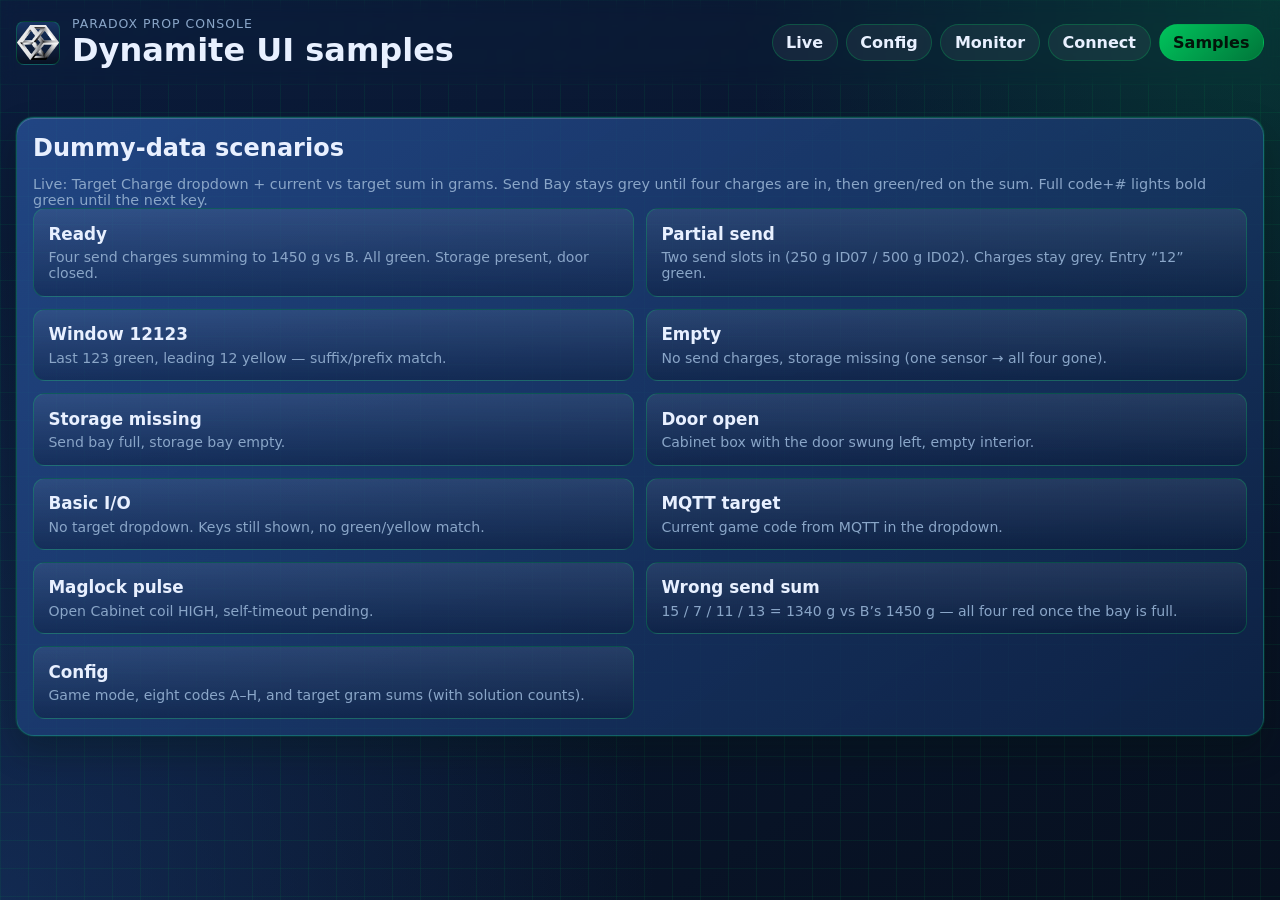
<file: main/webui/samples.html>
<!doctype html>
<html lang="en">
<head>
    <meta charset="utf-8">
    <meta name="viewport" content="width=device-width, initial-scale=1">
    <title>PX-Dynamite-V1 UI samples</title>
    <link rel="stylesheet" href="styles.css?v=dyn13">
</head>
<body>
    <div class="bg-grid" aria-hidden="true"></div>
    <header class="topbar wrap">
        <div class="brand">
            <img src="assets/logo.png" alt="Logo" class="brand-logo" loading="lazy" decoding="async" onerror="this.style.display='none'">
            <div>
                <p class="kicker">Paradox Prop Console</p>
                <h1>Dynamite UI samples</h1>
            </div>
        </div>
        <nav class="tabs">
            <a class="tab" href="index.html">Live</a>
            <a class="tab" href="config.html">Config</a>
            <a class="tab" href="monitor.html">Monitor</a>
            <a class="tab" href="connection.html">Connect</a>
            <a class="tab active" href="samples.html">Samples</a>
        </nav>
    </header>

    <main class="wrap layout single">
        <section class="panel wide">
            <div class="panel-head">
                <h2>Dummy-data scenarios</h2>
            </div>
            <p class="hint">Live: Target Charge dropdown + current vs target sum in grams. Send Bay stays grey until four charges are in, then green/red on the sum. Full code+# lights bold green until the next key.</p>
            <div class="scenario-grid">
                <a class="scenario-card" href="index.html?scenario=ready">
                    <h3>Ready</h3>
                    <p>Four send charges summing to 1450 g vs B. All green. Storage present, door closed.</p>
                </a>
                <a class="scenario-card" href="index.html?scenario=partial">
                    <h3>Partial send</h3>
                    <p>Two send slots in (250 g ID07 / 500 g ID02). Charges stay grey. Entry “12” green.</p>
                </a>
                <a class="scenario-card" href="index.html?scenario=mismatch">
                    <h3>Window 12123</h3>
                    <p>Last 123 green, leading 12 yellow — suffix/prefix match.</p>
                </a>
                <a class="scenario-card" href="index.html?scenario=empty">
                    <h3>Empty</h3>
                    <p>No send charges, storage missing (one sensor → all four gone).</p>
                </a>
                <a class="scenario-card" href="index.html?scenario=no-pressure">
                    <h3>Storage missing</h3>
                    <p>Send bay full, storage bay empty.</p>
                </a>
                <a class="scenario-card" href="index.html?scenario=door-open">
                    <h3>Door open</h3>
                    <p>Cabinet box with the door swung left, empty interior.</p>
                </a>
                <a class="scenario-card" href="index.html?scenario=io">
                    <h3>Basic I/O</h3>
                    <p>No target dropdown. Keys still shown, no green/yellow match.</p>
                </a>
                <a class="scenario-card" href="index.html?scenario=mqtt">
                    <h3>MQTT target</h3>
                    <p>Current game code from MQTT in the dropdown.</p>
                </a>
                <a class="scenario-card" href="index.html?scenario=pulse">
                    <h3>Maglock pulse</h3>
                    <p>Open Cabinet coil HIGH, self-timeout pending.</p>
                </a>
                <a class="scenario-card" href="index.html?scenario=send">
                    <h3>Wrong send sum</h3>
                    <p>15 / 7 / 11 / 13 = 1340 g vs B’s 1450 g — all four red once the bay is full.</p>
                </a>
                <a class="scenario-card" href="config.html">
                    <h3>Config</h3>
                    <p>Game mode, eight codes A–H, and target gram sums (with solution counts).</p>
                </a>
            </div>
        </section>
    </main>
</body>
</html>
</file>
<file: main/webui/styles.css>
@font-face {
    font-family: "DSEG7 Classic";
    src: url("assets/fonts/DSEG7Classic-Regular.woff2") format("woff2");
    font-weight: 400;
    font-style: normal;
    font-display: swap;
}

:root {
    /* Signal Glass: navy stage, lighter navy panes, green accent (logo family). */
    --blue: #1a3a6e;
    --blue-mid: #2a56a0;
    --blue-deep: #07101f;
    --green: #00a651;
    --green-bright: #00c45c;
    --green-deep: #00763a;
    --ink: #e8f0ff;
    --muted: #8aa6c8;
    --paper: #07101f;
    --surface: #0b1c3c;
    --panel: linear-gradient(145deg, rgba(42, 86, 160, 0.72) 0%, rgba(14, 36, 72, 0.88) 100%);
    --metric: linear-gradient(180deg, rgba(255, 255, 255, 0.08), rgba(8, 20, 44, 0.35));
    --line: rgba(0, 196, 92, 0.28);
    --grid: rgba(0, 166, 81, 0.10);
    --accent: var(--green-bright);
    --accent-soft: #2fd67a;
    --ok: var(--green-bright);
    --ok-ink: #03140a;
    --warn: #f0a92a;
    --bad: #ef4444;
    --danger: var(--bad);
    --shadow: 0 16px 32px rgba(0, 20, 10, 0.28);
    --cta: linear-gradient(135deg, var(--green-bright), var(--green-deep));
    --tab-bg: rgba(255, 255, 255, 0.05);
}

* {
    box-sizing: border-box;
}

html {
    color-scheme: dark;
}

body {
    margin: 0;
    color: var(--ink);
    font-family: "Segoe UI", "Avenir Next", system-ui, sans-serif;
    background:
        radial-gradient(circle at 100% 0%, rgba(0, 166, 81, 0.22), transparent 34%),
        radial-gradient(circle at 0% 100%, rgba(26, 58, 110, 0.55), transparent 42%),
        linear-gradient(145deg, #0b1c3c 0%, #07101f 100%);
    min-height: 100vh;
}

h1, h2, h3 {
    font-family: "Segoe UI", "Trebuchet MS", system-ui, sans-serif;
    margin: 0;
}

.bg-grid {
    position: fixed;
    inset: 0;
    pointer-events: none;
    opacity: 1;
    background-image: linear-gradient(var(--grid) 1px, transparent 1px),
        linear-gradient(90deg, var(--grid) 1px, transparent 1px);
    background-size: 28px 28px;
}

.wrap {
    max-width: 1400px;
    margin: 0 auto;
    padding: 1rem;
}

.topbar {
    display: flex;
    align-items: center;
    justify-content: space-between;
    gap: 1rem;
    position: sticky;
    top: 0;
    z-index: 10;
    backdrop-filter: blur(8px);
}

.battery-badge {
    display: inline-flex;
    align-items: center;
    gap: 0.4rem;
    font-weight: 700;
    font-size: 0.85rem;
}

.status-icons {
    display: inline-flex;
    align-items: center;
    gap: 0.5rem;
    margin-left: auto;
    border-radius: 999px;
    border: 1px solid var(--line);
    padding: 0.3rem 0.7rem;
    background: var(--metric);
}

.battery-good {
    color: var(--ok);
}

.battery-warn {
    color: var(--warn);
}

.battery-bad {
    color: var(--bad);
}

.battery-usb {
    color: var(--muted);
}

.battery-icon {
    width: 22px;
    height: 14px;
    display: inline-flex;
    align-items: center;
}

.battery-svg {
    width: 22px;
    height: 14px;
    display: block;
}

.brand {
    display: flex;
    align-items: center;
    gap: 0.75rem;
}

.brand-logo {
    width: 44px;
    height: 44px;
    object-fit: contain;
    border-radius: 8px;
    background: linear-gradient(180deg, rgba(26, 58, 110, 0.8), rgba(8, 16, 32, 0.9));
    border: 1px solid var(--line);
}

.kicker {
    margin: 0;
    color: var(--muted);
    font-size: 0.78rem;
    letter-spacing: 0.08em;
    text-transform: uppercase;
}

.tabs {
    display: flex;
    flex-wrap: wrap;
    gap: 0.5rem;
    align-items: center;
    max-width: 100%;
}

.tab {
    text-decoration: none;
    color: var(--ink);
    border: 1px solid var(--line);
    background: var(--tab-bg);
    padding: 0.5rem 0.85rem;
    border-radius: 999px;
    font-weight: 600;
}

.tab.active {
    background: var(--cta);
    color: var(--ok-ink);
}

.layout {
    display: grid;
    grid-template-columns: 1.2fr 1fr;
    gap: 1rem;
    align-items: start;
    margin-top: 1rem;
}

.layout.single {
    grid-template-columns: 1fr;
}

.layout.live-layout {
    grid-template-columns: minmax(0, 2fr) minmax(16rem, 1fr);
    align-items: start;
}

.panel {
    background: var(--panel);
    border: 1px solid var(--line);
    border-radius: 18px;
    box-shadow:
        inset 0 1px 0 rgba(255, 255, 255, 0.18),
        0 0 0 1px rgba(0, 196, 92, 0.12),
        var(--shadow);
    padding: 1rem;
    overflow: hidden;
    animation: rise 420ms ease both;
}

.panel.wide {
    grid-column: 1 / -1;
}

.panel-head {
    display: flex;
    justify-content: space-between;
    align-items: center;
    gap: 1rem;
    margin-bottom: 0.9rem;
}

.row-actions {
    display: flex;
    gap: 0.5rem;
    flex-wrap: wrap;
}

.badge {
    border-radius: 999px;
    padding: 0.35rem 0.7rem;
    background: var(--metric);
    border: 1px solid var(--line);
    text-transform: capitalize;
}

.badge.state-ready {
    background: var(--cta);
    color: var(--ok-ink);
    border-color: transparent;
}

.badge.state-not-ready {
    background: linear-gradient(160deg, #f0a92a, #b57500);
    color: #1a1408;
    border-color: transparent;
}

.badge.state-running {
    background: linear-gradient(180deg, rgba(255, 255, 255, 0.16), rgba(8, 20, 44, 0.4));
    color: var(--ink);
    border-color: rgba(232, 240, 255, 0.2);
}

.badge.state-paused {
    background: linear-gradient(160deg, #d6b33e, #bd9700);
    color: #1a1408;
    border-color: transparent;
}

.badge.state-solved {
    background: linear-gradient(135deg, var(--green), var(--green-deep));
    color: var(--ok-ink);
    border-color: transparent;
}

.badge.state-failed {
    background: linear-gradient(160deg, #ef4444, #9f1f1f);
    color: #fff;
    border-color: transparent;
}

.metrics {
    display: grid;
    grid-template-columns: repeat(3, minmax(0, 1fr));
    gap: 0.75rem;
}

.metric {
    background: var(--metric);
    border: 1px solid var(--line);
    border-radius: 12px;
    padding: 0.8rem;
}

.metric p {
    margin: 0 0 0.35rem;
    color: var(--muted);
    font-size: 0.84rem;
}

.metric h3 {
    font-size: 1.35rem;
}

.text-ok {
    color: var(--ok);
}

.text-warn {
    color: var(--warn);
}

.text-bad {
    color: var(--bad);
}

.text-muted {
    color: var(--muted);
}

.hidden {
    display: none !important;
}

.hw-banner {
    position: sticky;
    top: 0;
    z-index: 80;
    width: 100%;
    margin: 0;
    padding: 0.7rem 1rem;
    background: #7f1d1d;
    color: #fecaca;
    font-weight: 700;
    font-size: 0.95rem;
    line-height: 1.35;
    text-align: center;
    border-bottom: 2px solid #ef4444;
}

.btn-grid {
    display: grid;
    grid-template-columns: repeat(2, minmax(0, 1fr));
    gap: 0.65rem;
}

.btn {
    border: 1px solid transparent;
    background: linear-gradient(160deg, rgba(36, 72, 140, 0.9), rgba(12, 28, 56, 0.95));
    color: #fff;
    font-weight: 700;
    border-radius: 10px;
    padding: 0.65rem 0.8rem;
    cursor: pointer;
}

.btn:hover {
    filter: saturate(1.1);
}

.btn:active {
    transform: translateY(1px);
}

.btn-ghost {
    color: var(--ink);
    background: var(--tab-bg);
    border-color: var(--line);
}

.btn-warn {
    background: linear-gradient(160deg, #d89d1b, #bf7f00);
}

.btn-danger {
    background: linear-gradient(160deg, #d15151, #ab3030);
}

.btn-start {
    background: var(--cta);
    color: var(--ok-ink);
}

.btn-resume {
    background: var(--cta);
    color: var(--ok-ink);
}

.btn-pause {
    background: linear-gradient(160deg, #d6b33e, #bd9700);
    color: #1a1a1a;
}

.btn-solve {
    background: var(--cta);
    color: var(--ok-ink);
}

.input-indicators {
    display: flex;
    justify-content: flex-start;
    flex-wrap: wrap;
    gap: 0.4rem;
    padding: 0.6rem 0 0;
}

.input-dot {
    display: inline-flex;
    align-items: center;
    justify-content: center;
    width: 1.6rem;
    height: 1.6rem;
    border-radius: 50%;
    font-size: 0.75rem;
    font-weight: 800;
    color: #fff;
    line-height: 1;
}

.input-dot.connected {
    background: var(--ok);
}

.input-dot.disconnected {
    background: var(--bad);
}

.input-dot.inactive {
    background: #b0b0b0;
}

#gameStatePanel.state-ready {
    background: linear-gradient(180deg, rgba(0, 196, 92, 0.28), rgba(14, 36, 72, 0.78));
}

#gameStatePanel.state-not-ready {
    background: linear-gradient(180deg, rgba(240, 169, 42, 0.28), rgba(14, 36, 72, 0.78));
}

#gameStatePanel.state-running {
    background: linear-gradient(180deg, rgba(42, 86, 160, 0.45), rgba(14, 36, 72, 0.78));
}

#gameStatePanel.state-paused {
    background: linear-gradient(180deg, rgba(214, 179, 62, 0.28), rgba(14, 36, 72, 0.78));
}

#gameStatePanel.state-solved {
    background: linear-gradient(180deg, rgba(0, 166, 81, 0.38), rgba(14, 36, 72, 0.78));
}

#gameStatePanel.state-failed {
    background: linear-gradient(180deg, rgba(239, 68, 68, 0.38), rgba(14, 36, 72, 0.78));
}

.wifi-status {
    display: flex;
    align-items: center;
    gap: 0.5rem;
    margin-bottom: 0.7rem;
    font-weight: 600;
}

.wifi-badge {
    display: inline-flex;
    align-items: center;
    gap: 0.35rem;
    font-size: 0.82rem;
    font-weight: 700;
}

.network-name-row {
    display: flex;
    align-items: flex-end;
    gap: 0.7rem;
}

.network-name-label {
    flex: 1;
    display: flex;
    flex-direction: column;
    gap: 0.35rem;
    font-size: 0.92rem;
}

.toggle-row {
    display: flex;
    align-items: center;
    gap: 0.5rem;
    cursor: pointer;
    font-size: 0.92rem;
}

.toggle-row input[type="checkbox"] {
    width: 1.1rem;
    height: 1.1rem;
    accent-color: var(--accent);
    cursor: pointer;
}

.ap-bottom-row {
    display: flex;
    align-items: center;
    justify-content: space-between;
    gap: 0.7rem;
    flex-wrap: wrap;
}

.row-actions-right {
    display: flex;
    gap: 0.5rem;
    flex-wrap: wrap;
    margin-left: auto;
}

.inline-form {
    display: flex;
    align-items: center;
    flex-wrap: wrap;
    gap: 0.55rem;
}

input,
textarea {
    width: 100%;
    border: 1px solid var(--line);
    border-radius: 10px;
    padding: 0.58rem 0.65rem;
    background: var(--metric);
    color: var(--ink);
    font: inherit;
}

select {
    width: 100%;
    border: 1px solid var(--line);
    border-radius: 10px;
    padding: 0.58rem 1.85rem 0.58rem 0.65rem;
    background-color: #e4ebf5;
    background-image: url("data:image/svg+xml,%3Csvg xmlns='http://www.w3.org/2000/svg' width='12' height='8' viewBox='0 0 12 8'%3E%3Cpath fill='%230a1220' d='M1.4 1.6h9.2L6 6.8z'/%3E%3C/svg%3E");
    background-repeat: no-repeat;
    background-position: right 0.6rem center;
    background-size: 12px 8px;
    color: #0a1220;
    -webkit-text-fill-color: #0a1220;
    forced-color-adjust: none;
    color-scheme: light;
    font: inherit;
    font-weight: 700;
    appearance: none;
    -webkit-appearance: none;
}

select option {
    color: #102038;
    background: #f4f7fb;
}

.inline-form input {
    max-width: 300px;
}

.toggle {
    display: inline-flex;
    align-items: center;
    gap: 0.4rem;
}

.toggle input {
    width: auto;
}

.form-grid {
    display: grid;
    grid-template-columns: repeat(2, minmax(0, 1fr));
    gap: 0.7rem;
    align-items: start;
}

.form-grid label {
    display: flex;
    flex-direction: column;
    gap: 0.35rem;
    font-size: 0.92rem;
}

.topic-value {
    margin-top: 0;
    min-height: 2.45rem;
    display: flex;
    align-items: center;
    font-weight: 600;
    color: var(--ink);
    word-break: break-all;
}

.detail-grid {
    display: grid;
    grid-template-columns: repeat(2, minmax(0, 1fr));
    gap: 0.6rem;
}

.detail-item {
    display: flex;
    align-items: baseline;
    justify-content: space-between;
    gap: 0.75rem;
    padding: 0.55rem 0.7rem;
    border: 1px solid var(--line);
    border-radius: 10px;
    background: var(--metric);
}

.detail-item span {
    color: var(--muted);
    font-size: 0.85rem;
}

.connection-detail-item {
    width: 100%;
    box-sizing: border-box;
}

.input-suffix-wrap {
    display: flex;
    align-items: center;
    gap: 0.45rem;
}

.input-suffix {
    border: 1px solid var(--line);
    border-radius: 8px;
    padding: 0.45rem 0.55rem;
    background: var(--metric);
    color: var(--muted);
    font-size: 0.85rem;
    white-space: nowrap;
}

.device-apply-wrap {
    display: flex;
    align-items: flex-end;
}

.ssid-list {
    display: grid;
    grid-template-columns: repeat(2, minmax(0, 1fr));
    gap: 0.55rem;
}

.ssid-item {
    display: flex;
    align-items: center;
    justify-content: space-between;
    gap: 0.6rem;
    border: 1px solid var(--line);
    border-radius: 10px;
    padding: 0.55rem 0.65rem;
    background: var(--metric);
    cursor: pointer;
}

.ssid-meta {
    display: inline-flex;
    align-items: center;
    gap: 0.45rem;
    color: var(--muted);
    font-size: 0.82rem;
}

.wifi-icon {
    width: 16px;
    height: 16px;
    display: inline-flex;
    align-items: center;
}

.wifi-svg {
    width: 16px;
    height: 16px;
    display: block;
}

.hint {
    margin: 0.6rem 0 0;
    color: var(--muted);
    font-size: 0.9rem;
}

.log {
    margin-top: 0.8rem;
    min-height: 120px;
    max-height: 270px;
    overflow: auto;
    border-radius: 10px;
    border: 1px solid var(--line);
    background: linear-gradient(180deg, #040814, #07101f);
    color: #d5deee;
    padding: 0.8rem;
    white-space: pre-wrap;
    word-break: break-word;
    font-size: 0.85rem;
    line-height: 1.35;
}

.pulse {
    position: relative;
    overflow: hidden;
}

.pulse::after {
    content: "";
    position: absolute;
    inset: -40% auto auto -40%;
    width: 180px;
    height: 180px;
    background: radial-gradient(circle, rgba(0, 196, 92, 0.22), transparent 68%);
    animation: drift 5s ease-in-out infinite;
}

@keyframes rise {
    from {
        opacity: 0;
        transform: translateY(8px);
    }
    to {
        opacity: 1;
        transform: translateY(0);
    }
}

@keyframes drift {
    0%, 100% { transform: translate(0, 0); }
    50% { transform: translate(16px, 14px); }
}

@media (max-width: 820px) {
    .topbar {
        flex-direction: column;
        align-items: flex-start;
    }

    .tabs {
        width: 100%;
    }

    .status-icons {
        margin-left: 0;
        flex: 1 1 100%;
        justify-content: flex-end;
        order: -1;
    }

    .layout,
    .layout.live-layout,
    .layout.single,
    .form-grid {
        grid-template-columns: 1fr;
    }

    .detail-grid,
    .ssid-list {
        grid-template-columns: 1fr;
    }

    .metrics,
    .btn-grid {
        grid-template-columns: repeat(2, minmax(0, 1fr));
    }

    .panel-head {
        flex-wrap: wrap;
    }

    .inline-form input {
        max-width: 100%;
    }
}

/* Phone: stack dense grids; keep touch targets usable */
@media (max-width: 520px) {
    .wrap {
        padding: 0.75rem;
    }

    .brand-logo {
        width: 36px;
        height: 36px;
    }

    .brand h1 {
        font-size: 1.2rem;
    }

    .tab {
        padding: 0.4rem 0.7rem;
        font-size: 0.88rem;
    }

    .metrics,
    .btn-grid {
        grid-template-columns: 1fr;
    }

    .panel {
        padding: 0.85rem;
        border-radius: 14px;
    }
}

/* Fuse-specific Monitor / Live extras */
.metric-note {
    margin: 0.35rem 0 0;
    color: var(--muted);
    font-size: 0.78rem;
}

.voltage-board {
    position: relative;
    height: 460px;
    border-radius: 14px;
    border: 1px solid rgba(184, 115, 51, 0.35);
    background:
        radial-gradient(circle at 18% 12%, rgba(184, 115, 51, 0.16), transparent 36%),
        linear-gradient(180deg, #3a2414 0%, #24160d 55%, #1a1009 100%);
    overflow: hidden;
}

.voltage-wires {
    position: absolute;
    inset: 0;
    width: 100%;
    height: 100%;
    pointer-events: none;
    z-index: 0;
}

.voltage-wires .wire {
    fill: none;
    stroke: #c9a36a;
    stroke-width: 2.2;
    stroke-linecap: round;
    stroke-linejoin: round;
    vector-effect: non-scaling-stroke;
}

.led-mod,
.fuse-holder,
.gnd-mod,
.row-need {
    position: absolute;
    z-index: 1;
}

.led-mod {
    width: 28%;
    padding: 0.4rem 0.5rem 0.45rem;
    border-radius: 8px;
    background: linear-gradient(180deg, #8a5a28 0%, #5a3514 42%, #2a160a 100%);
    box-shadow:
        inset 0 1px 0 rgba(255, 220, 170, 0.35),
        0 6px 14px rgba(0, 0, 0, 0.35);
    border: 2px solid #c48a48;
}

.led-in {
    left: 3%;
    top: 5%;
}

.led-out {
    left: 3%;
    top: 46%;
}

.led-mod p {
    margin: 0 0 0.28rem;
    color: #e8c99a;
    font-size: 0.68rem;
    letter-spacing: 0.08em;
    text-transform: uppercase;
}

.led-mod .metric-note {
    color: #c9a36a;
}

.led-mod .seven-seg {
    display: flex;
    align-items: center;
    justify-content: center;
    min-height: 2.35rem;
    border-radius: 4px;
    background: #050505;
    border: 1px solid #1a1a1a;
    color: #ff3a22;
    text-shadow: 0 0 10px rgba(255, 58, 34, 0.55);
    font-family: "DSEG7 Classic", "Consolas", ui-monospace, monospace;
    font-size: 1.55rem;
    letter-spacing: 0.08em;
    padding: 0.2rem 0.35rem;
}

.led-mod.is-off .seven-seg {
    color: #4a1510;
    text-shadow: none;
}

.fuse-holder {
    width: 14%;
    height: auto;
    aspect-ratio: 1.7 / 1;
    display: flex;
    align-items: center;
    justify-content: center;
    padding: 0.15rem 0.2rem;
    text-align: center;
    border-radius: 8px;
    border: 8px solid #d7b07a;
    background: linear-gradient(180deg, #6a4420, #2c1a0c);
    box-shadow: none;
    outline: none;
}

.fuse-holder strong {
    display: block;
    font-size: 1.2rem;
    font-weight: 800;
    letter-spacing: 0.02em;
}

.fuse-holder .fuse-x {
    font-size: 2.1rem;
    font-weight: 900;
    line-height: 1;
    color: #c9d2e0;
}

.fuse-holder.vacant {
    background: repeating-linear-gradient(135deg, #2a1c10 0 8px, #1a120b 8px 16px);
    color: #9aa8bc;
    border-style: dashed;
}

.fuse-holder.match {
    border-color: var(--ok);
}

.fuse-holder.mismatch {
    border-color: var(--bad);
}

#fuseHolderA { left: 40%; top: 9%; }
#fuseHolderB { left: 40%; top: 37%; }
#fuseHolderC { left: 56.5%; top: 37%; }
#fuseHolderD { left: 73%; top: 37%; }
#fuseHolderE { left: 3.5%; top: 79%; }
#fuseHolderF { left: 19%; top: 79%; }

.row-need {
    color: #f0ddc0;
    font-size: 0.82rem;
    font-weight: 700;
    letter-spacing: 0.03em;
    white-space: nowrap;
    pointer-events: none;
    text-shadow: 0 1px 4px rgba(0, 0, 0, 0.65);
}

.row-need-top {
    left: 56%;
    top: 17%;
}

.row-need-mid {
    left: 40%;
    width: 47%;
    top: 55%;
    text-align: center;
}

.row-need-bot {
    left: 36%;
    top: 90%;
}

.gnd-mod {
    left: 88%;
    top: 90%;
    width: max-content;
    transform: translate(-50%, calc(-100% - 3px));
    display: flex;
    align-items: flex-end;
    justify-content: center;
    color: #f0ddc0;
    font-size: 1.2rem;
    font-weight: 800;
    letter-spacing: 0;
    line-height: 1;
    pointer-events: none;
}

.gnd-n {
    display: block;
    width: max-content;
    text-align: center;
}

.gnd-g,
.gnd-d {
    position: absolute;
    bottom: 0;
    line-height: 1;
}

.gnd-g {
    right: 100%;
}

.gnd-d {
    left: 100%;
}

.fuse-slots {
    display: grid;
    grid-template-columns: repeat(6, minmax(0, 1fr));
    gap: 0.45rem;
    margin-top: 0.9rem;
}

.fuse-slot {
    border-radius: 10px;
    padding: 0.55rem 0.35rem;
    text-align: center;
    border: 1px solid rgba(255, 255, 255, 0.12);
}

.fuse-slot .fuse-id {
    display: block;
    font-size: 0.72rem;
    letter-spacing: 0.08em;
    text-transform: uppercase;
    opacity: 0.85;
}

.fuse-slot strong {
    display: block;
    margin-top: 0.2rem;
    font-size: 1.05rem;
}

.fuse-2200 {
    background: #123a73;
    color: #dbe8ff;
}

.fuse-4700 {
    background: #7a1218;
    color: #ffd6d8;
}

.fuse-6800 {
    background: #c9a227;
    color: #1a1408;
}

.fuse-open {
    background: #2a3344;
    color: #9aa8bc;
}

.seg-row {
    display: grid;
    grid-template-columns: 1fr 1fr;
    gap: 0.75rem;
    margin-top: 0.9rem;
}

.seg-box {
    background: var(--metric);
    border: 1px solid var(--line);
    border-radius: 12px;
    padding: 0.7rem 0.8rem;
}

.seg-box p {
    margin: 0 0 0.35rem;
    color: var(--muted);
    font-size: 0.78rem;
    letter-spacing: 0.06em;
    text-transform: uppercase;
}

.seven-seg {
    font-family: "Consolas", "Cascadia Mono", ui-monospace, monospace;
    font-size: 1.85rem;
    letter-spacing: 0.12em;
    color: var(--green-bright);
    text-shadow: 0 0 12px rgba(0, 196, 92, 0.35);
}

.subhead {
    margin: 1.1rem 0 0.35rem;
    font-size: 1.05rem;
}

.toggle-field {
    grid-column: 1 / -1;
}

.adc-legend {
    margin-top: 0.4rem;
}

.adc-minis {
    display: flex;
    flex-direction: column;
    gap: 0.45rem;
    margin-top: 0.9rem;
}

.adc-mini-row {
    display: grid;
    grid-template-columns: 1.4rem 1fr 6.5rem;
    gap: 0.5rem;
    align-items: center;
}

.adc-mini-id {
    font-weight: 800;
    text-transform: uppercase;
    font-size: 0.82rem;
}

.adc-mini-val {
    color: var(--muted);
    font-size: 0.78rem;
    text-align: right;
}

.adc-bar-mini {
    height: 18px;
}

.adc-bar-mini .adc-band {
    height: 18px;
}

.adc-bar-mini .adc-marker {
    height: 22px;
    top: -2px;
}

.adc-bar {
    position: relative;
    height: 72px;
    border-radius: 12px;
    overflow: visible;
    border: 1px solid var(--line);
    background: #040814;
}

.adc-band {
    position: absolute;
    top: 0;
    height: 42px;
    display: flex;
    align-items: center;
    justify-content: center;
    font-size: 0.72rem;
    font-weight: 700;
    color: #041018;
    overflow: hidden;
}

.adc-band span {
    white-space: nowrap;
    padding: 0 0.2rem;
}

.band-open {
    background: repeating-linear-gradient(135deg, #3a4458 0 8px, #2a3344 8px 16px);
    color: #d5deee;
}

.band-6800 {
    background: #c9a227;
    color: #1a1408;
}

.band-4700 {
    background: #7a1218;
    color: #ffd6d8;
}

.band-2200 {
    background: #123a73;
    color: #dbe8ff;
}

.adc-tick {
    position: absolute;
    top: 42px;
    width: 1px;
    height: 10px;
    background: rgba(232, 240, 255, 0.55);
    transform: translateX(-0.5px);
}

.adc-tick span {
    position: absolute;
    top: 12px;
    left: 50%;
    transform: translateX(-50%);
    font-size: 0.68rem;
    color: var(--muted);
    white-space: nowrap;
}

.adc-marker {
    position: absolute;
    top: -4px;
    width: 2px;
    height: 46px;
    background: #fff;
    box-shadow: 0 0 8px rgba(255, 255, 255, 0.7);
    transform: translateX(-1px);
    z-index: 2;
}

.adc-marker i {
    position: absolute;
    top: -16px;
    left: 50%;
    transform: translateX(-50%);
    font-style: normal;
    font-size: 0.72rem;
    font-weight: 800;
    color: #fff;
    text-transform: uppercase;
}

.adc-marker.open {
    background: var(--bad);
    box-shadow: 0 0 8px rgba(239, 68, 68, 0.7);
}

.channel-table-wrap {
    overflow-x: auto;
}

.channel-table {
    width: 100%;
    border-collapse: collapse;
    font-size: 0.92rem;
}

.channel-table th,
.channel-table td {
    text-align: left;
    padding: 0.45rem 0.55rem;
    border-bottom: 1px solid var(--line);
}

.channel-table th {
    color: var(--muted);
    font-weight: 600;
    font-size: 0.8rem;
    text-transform: uppercase;
    letter-spacing: 0.04em;
}

.scenario-grid {
    display: grid;
    grid-template-columns: repeat(2, minmax(0, 1fr));
    gap: 0.75rem;
}

.scenario-card {
    display: block;
    text-decoration: none;
    color: var(--ink);
    background: var(--metric);
    border: 1px solid var(--line);
    border-radius: 12px;
    padding: 0.9rem;
}

.scenario-card h3 {
    margin: 0 0 0.35rem;
    font-size: 1.05rem;
}

.scenario-card p {
    margin: 0;
    color: var(--muted);
    font-size: 0.88rem;
}

.scenario-card:hover {
    border-color: var(--green-bright);
}

/* Valve Live / Monitor */
.valve-board {
    display: flex;
    flex-direction: column;
    gap: 0.85rem;
}

.valve-path {
    display: grid;
    grid-template-columns: repeat(4, minmax(0, 1fr));
    gap: 0.55rem;
}

.valve-station {
    border-radius: 12px;
    border: 1px solid var(--line);
    background: var(--metric);
    padding: 0.45rem 0.4rem 1.35rem;
    position: relative;
    display: flex;
    flex-direction: column;
    align-items: center;
    min-height: 10.4rem;
}

.valve-name {
    font-weight: 800;
    font-size: 0.95rem;
    letter-spacing: 0.06em;
    margin-bottom: 0.2rem;
}

.valve-id {
    position: absolute;
    left: 0.4rem;
    bottom: 0.28rem;
    font-size: 0.68rem;
    color: var(--muted);
    font-weight: 700;
}

.valve-swatch {
    width: 0.7rem;
    height: 0.7rem;
    border-radius: 999px;
    border: 1px solid rgba(255, 255, 255, 0.25);
    display: inline-block;
}

.valve-graphic {
    width: 7.4rem;
    height: 7.4rem;
    border-radius: 50%;
    border: 1px solid rgba(255, 255, 255, 0.16);
    display: grid;
    grid-template-columns: 1.55rem 1.55rem 1.55rem;
    grid-template-rows: 1.55rem 1.55rem 1.55rem;
    place-content: center;
    gap: 0.12rem;
    background: var(--valve-fill, transparent);
}

.seat {
    display: flex;
    align-items: center;
    justify-content: center;
    width: 1.55rem;
    height: 1.55rem;
    border-radius: 7px;
    border: 2px solid rgba(255, 255, 255, 0.14);
    background: rgba(8, 20, 44, 0.55);
    font-size: 0.66rem;
    font-weight: 800;
    color: var(--muted);
}

.seat.n { grid-column: 2; grid-row: 1; }
.seat.w { grid-column: 1; grid-row: 2; }
.seat.hub { grid-column: 2; grid-row: 2; visibility: hidden; }
.seat.e { grid-column: 3; grid-row: 2; }
.seat.s { grid-column: 2; grid-row: 3; }

.seat.current {
    background: #f0a92a;
    border-color: #f0a92a;
    color: #1a1408;
}

.seat.target {
    background: #000;
    border-color: #00c45c;
    color: #00c45c;
}

.seat.solved {
    background: #00c45c;
    border-color: #00c45c;
    color: #03140a;
}

.seat.off {
    opacity: 0.85;
}

.mode-row {
    display: flex;
    flex-wrap: wrap;
    gap: 0.4rem;
    align-items: center;
}

.badge.mode-io {
    background: var(--metric);
}

.badge.mode-fixed,
.badge.mode-order,
.badge.mode-targets {
    background: linear-gradient(135deg, #2a56a0, #0e2448);
}

.valve-config-wrap {
    overflow-x: auto;
    margin-top: 0.8rem;
}

.valve-config-table {
    width: 100%;
    border-collapse: collapse;
    font-size: 0.82rem;
}

.valve-config-table th,
.valve-config-table td {
    border-bottom: 1px solid rgba(255, 255, 255, 0.08);
    padding: 0.4rem 0.35rem;
    text-align: left;
    vertical-align: middle;
}

.valve-config-table input[type="text"],
.valve-config-table input[type="number"],
.valve-config-table select {
    min-width: 0;
}

.valve-config-table input[type="checkbox"] {
    width: 1.1rem;
    height: 1.1rem;
}

.valve-config-table .col-order,
.valve-config-table .col-target {
    display: none;
}

.valve-config-table.show-order .col-order,
.valve-config-table.show-target .col-target {
    display: table-cell;
}

@media (max-width: 820px) {
    .valve-path {
        grid-template-columns: repeat(2, minmax(0, 1fr));
    }
}

.solution-line {
    margin: 0.15rem 0 0;
    font-size: 0.88rem;
    color: var(--ink);
}

.mcp-grid {
    display: grid;
    grid-template-columns: repeat(3, minmax(0, 1fr));
    gap: 0.75rem;
}

.mcp-chip h3 {
    font-size: 0.92rem;
    margin-bottom: 0.4rem;
}

.pin-table {
    width: 100%;
    border-collapse: collapse;
    font-size: 0.72rem;
}

.pin-table th,
.pin-table td {
    border-bottom: 1px solid rgba(255, 255, 255, 0.06);
    padding: 0.22rem 0.28rem;
    text-align: left;
}

.pin-table .lvl-low { color: var(--ok); font-weight: 700; }
.pin-table .lvl-high { color: var(--muted); }
.pin-out { color: var(--warn); }

.reed-bits {
    display: inline-flex;
    gap: 0.25rem;
}

.reed-bit {
    width: 1.35rem;
    height: 1.35rem;
    border-radius: 5px;
    display: inline-flex;
    align-items: center;
    justify-content: center;
    font-size: 0.68rem;
    font-weight: 800;
    background: rgba(8, 20, 44, 0.5);
    border: 1px solid var(--line);
    color: var(--muted);
}

.reed-bit.low {
    background: var(--cta);
    color: var(--ok-ink);
    border-color: transparent;
}

.reed-bit.driven {
    box-shadow: 0 0 0 2px #f0a92a;
}

@media (max-width: 820px) {
    .mcp-grid {
        grid-template-columns: 1fr;
    }
}

@media (max-width: 820px) {
    .seg-row,
    .scenario-grid,
    .fuse-slots {
        grid-template-columns: 1fr 1fr 1fr;
    }

    .adc-mini-row {
        grid-template-columns: 1.2rem 1fr;
    }

    .adc-mini-val {
        grid-column: 2;
        text-align: left;
    }
}

/* Patch Live / Config / Monitor */
#gameStatePanel.panel.pulse {
    overflow: visible;
}

#gameStatePanel.pulse::after {
    inset: 0;
    width: auto;
    height: auto;
    border-radius: inherit;
    pointer-events: none;
}

.patch-board {
    margin-top: 0.55rem;
    border-radius: 14px;
    border: 1px solid rgba(180, 190, 210, 0.22);
    background:
        radial-gradient(circle at 12% 0%, rgba(160, 170, 190, 0.12), transparent 40%),
        linear-gradient(180deg, #1a2438 0%, #0c1424 100%);
    overflow: visible;
    display: flex;
    justify-content: center;
}

.patch-board svg {
    display: block;
    width: auto;
    height: auto;
    max-width: 100%;
    max-height: calc(100dvh - 210px);
}

.tile-plate {
    fill: url(#none);
    fill: #c5cdd8;
    stroke: #8b95a4;
    stroke-width: 2.5;
    filter: drop-shadow(0 8px 10px rgba(0, 0, 0, 0.35));
}

.patch-board svg .tile-plate {
    fill: url(#tileMetal);
    stroke: #6d7786;
}

.jack-ring {
    fill: #d8dee8;
    stroke: #4a5568;
    stroke-width: 2;
}

.jack-hole {
    fill: #0b1018;
}

.jack-skip .jack-ring {
    fill: #9aa3b0;
    stroke: #6b7380;
    stroke-dasharray: 4 3;
    opacity: 0.55;
}

.jack-skip .jack-hole {
    fill: #7d8694;
}

.jack-on .jack-ring {
    fill: #e8eef8;
    stroke: #f5c542;
    stroke-width: 3;
}

.jack-label {
    text-anchor: middle;
    font-size: 15px;
    font-weight: 800;
    fill: #102038;
    stroke: #e8edf4;
    stroke-width: 3px;
    paint-order: stroke fill;
    font-family: "Segoe UI", system-ui, sans-serif;
}

.jack-skip .jack-label {
    fill: transparent;
}

.cable {
    fill: none;
    stroke-linecap: round;
    stroke-linejoin: round;
}

.cable-target {
    stroke: #f5c542;
    stroke-width: 3.2;
    stroke-dasharray: 11 8;
    opacity: 0.9;
}

.cable-bad {
    stroke: #ef4444;
    stroke-width: 4.2;
}

.cable-ok {
    stroke: #00c45c;
    stroke-width: 5.1;
}

.patch-legend {
    display: flex;
    gap: 0.9rem;
    flex-wrap: wrap;
    margin: 0.15rem 0 0.2rem;
    font-size: 0.78rem;
    color: var(--muted);
}

.patch-legend span {
    display: inline-flex;
    align-items: center;
    gap: 0.35rem;
}

.lg {
    display: inline-block;
    width: 1.4rem;
    height: 0;
    border-top: 3px solid #f5c542;
}

.lg-target {
    border-top-style: dashed;
    border-top-color: #f5c542;
}

.lg-bad {
    border-top-style: solid;
    border-top-color: #ef4444;
}

.lg-ok {
    border-top-style: solid;
    border-top-color: #00c45c;
}

.overlay-label {
    display: inline-flex;
    align-items: center;
    gap: 0.4rem;
    font-size: 0.78rem;
    color: var(--muted);
}

.overlay-label select {
    width: auto;
    min-width: 10rem;
    padding: 0.28rem 0.45rem;
    font-size: 0.78rem;
}

.target-sets {
    display: grid;
    grid-template-columns: 1fr 1fr;
    gap: 0.45rem 1rem;
    margin: 0.55rem 0 0.2rem;
}

.target-set-row {
    display: grid;
    grid-template-columns: 2rem minmax(7rem, 10rem) minmax(0, 1fr);
    gap: 0.5rem;
    align-items: end;
}

.target-set-idx {
    font-weight: 800;
    color: var(--muted);
    padding-bottom: 0.45rem;
}

.target-set-row label {
    display: flex;
    flex-direction: column;
    gap: 0.2rem;
    font-size: 0.75rem;
    color: var(--muted);
    margin: 0;
}

.target-set-row input {
    width: 100%;
}

.status-pills {
    display: flex;
    flex-wrap: wrap;
    gap: 0.4rem;
    margin-bottom: 0.7rem;
}

.pill {
    border-radius: 999px;
    padding: 0.28rem 0.65rem;
    border: 1px solid var(--line);
    background: var(--metric);
    font-size: 0.78rem;
    font-weight: 700;
}

.pill-ok {
    background: var(--cta);
    color: var(--ok-ink);
    border-color: transparent;
}

.pill-bad {
    background: linear-gradient(160deg, #ef4444, #9f1f1f);
    color: #fff;
    border-color: transparent;
}

.pill-warn {
    background: linear-gradient(160deg, #d89d1b, #bf7f00);
    color: #03140a;
    border-color: transparent;
}

.pill-off {
    color: var(--muted);
}

.port-strip {
    display: grid;
    grid-template-columns: repeat(8, minmax(0, 1fr));
    gap: 0.35rem;
}

.port-cell {
    text-align: center;
    padding: 0.45rem 0.2rem;
    border-radius: 8px;
    border: 1px solid var(--line);
    background: var(--metric);
    font-weight: 800;
}

.port-cell.on {
    background: var(--cta);
    color: var(--ok-ink);
    border-color: transparent;
}

.jack-map {
    display: grid;
    grid-template-columns: repeat(3, minmax(0, 1fr));
    gap: 0.65rem;
    margin-top: 0.5rem;
}

.jack-tile {
    border: 1px solid var(--line);
    border-radius: 12px;
    padding: 0.55rem;
    background: var(--metric);
}

.jack-tile h4 {
    margin: 0 0 0.4rem;
    font-size: 0.82rem;
    color: var(--muted);
}

.jack-tile-grid {
    display: grid;
    grid-template-columns: 1fr 1fr;
    gap: 0.35rem;
}

.jack-tile-grid label {
    display: flex;
    flex-direction: column;
    gap: 0.15rem;
    font-size: 0.72rem;
    color: var(--muted);
}

@media (max-width: 820px) {
    .jack-map,
    .port-strip {
        grid-template-columns: repeat(2, minmax(0, 1fr));
    }

    .live-layout {
        grid-template-columns: 1fr;
    }

    .target-sets,
    .weight-sets {
        grid-template-columns: 1fr;
    }

    .target-set-row {
        grid-template-columns: 1.6rem 1fr;
    }

    .patch-board svg {
        max-height: none;
        width: 100%;
    }
}

/* --- Dynamite cabinet (Live) --- */

.cabinet-split {
    display: grid;
    grid-template-columns: minmax(0, 2fr) minmax(12rem, 1fr);
    gap: 1rem;
    align-items: start;
}

.bay {
    border: 1px dashed rgba(232, 240, 255, 0.22);
    border-radius: 14px;
    padding: 0.7rem 0.75rem 0.85rem;
    margin-bottom: 0.75rem;
    background: rgba(8, 20, 44, 0.28);
}

.bay:last-child {
    margin-bottom: 0;
}

.bay h3,
.door-block h3 {
    margin: 0 0 0.65rem;
    font-size: 0.82rem;
    letter-spacing: 0.08em;
    text-transform: uppercase;
    color: var(--muted);
}

.bay-head {
    display: flex;
    align-items: center;
    justify-content: space-between;
    gap: 0.6rem;
    margin-bottom: 0.65rem;
}

.bay-head h3 {
    margin: 0;
}

.bay-head .overlay-label {
    flex: 0 1 auto;
    min-width: 0;
}

.bay-head .overlay-label select {
    max-width: 16rem;
}

.charge-row {
    display: grid;
    grid-template-columns: repeat(4, minmax(0, 1fr));
    gap: 0.55rem;
}

.charge {
    display: flex;
    flex-direction: column;
    align-items: center;
    gap: 0.35rem;
}

.charge-body {
    width: 100%;
    max-width: 10.6rem;
    aspect-ratio: 120 / 128;
    height: auto;
    position: relative;
}

.charge-body svg {
    width: 100%;
    height: 100%;
    display: block;
}

.charge-info {
    position: absolute;
    left: 0.2rem;
    right: 0.2rem;
    top: 38%;
    text-align: center;
    line-height: 1.15;
    pointer-events: none;
}

.charge-info .w {
    display: block;
    font-size: 1.05rem;
    font-weight: 800;
    color: #1c242c;
}

.charge-info .i {
    display: block;
    font-size: 0.95rem;
    font-weight: 800;
    letter-spacing: 0.04em;
    color: #1c242c;
}

.charge.ok .charge-info .w,
.charge.ok .charge-info .i {
    color: #062a12;
}

.charge.bad .charge-info .w,
.charge.bad .charge-info .i {
    color: #2a0808;
}

.charge-slot {
    font-size: 0.7rem;
    color: var(--muted);
    text-transform: uppercase;
    letter-spacing: 0.04em;
}

.code-side {
    display: flex;
    flex-direction: column;
    gap: 0.55rem;
}

.code-window {
    background: var(--metric);
    border: 1px solid var(--line);
    border-radius: 10px;
    padding: 0.4rem 0.55rem 0.5rem;
}

.code-window span {
    display: block;
    font-size: 0.68rem;
    color: var(--muted);
    text-transform: uppercase;
    letter-spacing: 0.05em;
    margin-bottom: 0.2rem;
}

.code-readout {
    font-family: ui-monospace, Consolas, monospace;
    font-size: 1.15rem;
    letter-spacing: 0.08em;
    min-height: 1.4rem;
}

.entry-strip {
    display: flex;
    justify-content: flex-end;
    gap: 0.12rem;
    min-height: 2.05rem;
    padding: 0.15rem 0.1rem;
    background: #03140a;
    border-radius: 6px;
}

.entry-cell {
    width: 1.05rem;
    text-align: center;
    font-family: "DSEG7 Classic", "Consolas", ui-monospace, monospace;
    font-size: 1.15rem;
    line-height: 1.7;
    color: #1a3a22;
}

.entry-cell.sym {
    font-family: "Segoe UI", system-ui, sans-serif;
    font-weight: 800;
    font-size: 1.05rem;
}

.entry-cell.plain { color: var(--green-bright); }
.entry-cell.green { color: var(--green-bright); text-shadow: 0 0 8px rgba(0, 196, 92, 0.45); }
.entry-cell.solved {
    font-weight: 800;
    font-size: 1.28rem;
    color: #5dff9a;
    text-shadow: 0 0 12px rgba(0, 196, 92, 0.75);
}
.entry-cell.solved.sym {
    font-size: 1.2rem;
}
.entry-cell.yellow { color: #f0a92a; text-shadow: 0 0 8px rgba(240, 169, 42, 0.35); }
.entry-cell.grey { color: #4b5d70; }
.entry-cell.empty { color: #0a2214; opacity: 0.55; }

.side-keypad {
    display: grid;
    grid-template-columns: repeat(4, minmax(0, 1fr));
    gap: 0.32rem;
}

.key {
    aspect-ratio: 1;
    border-radius: 8px;
    border: 1px solid var(--line);
    background: rgba(8, 20, 44, 0.55);
    color: var(--ink);
    font-weight: 800;
    cursor: pointer;
}

.key.last,
.key.down {
    background: var(--cta);
    color: var(--ok-ink);
    border-color: transparent;
}

.demo-key {
    cursor: pointer;
}

.demo-key:hover {
    border-color: rgba(0, 196, 92, 0.55);
    background: rgba(0, 196, 92, 0.12);
}

.door-block {
    border: 1px dashed rgba(232, 240, 255, 0.22);
    border-radius: 12px;
    padding: 0.55rem 0.6rem 0.7rem;
    background: rgba(8, 20, 44, 0.28);
}

.door-draw {
    width: 100%;
    max-width: 14rem;
    margin: 0 auto 0.35rem;
}

.door-draw svg {
    width: 100%;
    height: auto;
    display: block;
    color: #9ec3c0;
}

.door-state {
    margin: 0 0 0.55rem;
    text-align: center;
    font-size: 0.78rem;
    font-weight: 800;
    letter-spacing: 0.12em;
    color: var(--muted);
}

.door-state.open {
    color: #f0a92a;
}

.door-block .btn {
    width: 100%;
}

.badge.mode-io {
    background: var(--metric);
}

.badge.mode-code {
    background: linear-gradient(135deg, #2a56a0, #0e2448);
}

.code-sets .target-set-row {
    grid-template-columns: 2rem minmax(0, 1fr);
}

.target-charge-metrics {
    display: grid;
    grid-template-columns: repeat(2, minmax(0, 1fr));
    gap: 0.55rem;
    align-items: end;
}

.weight-metric {
    background: var(--metric);
    border: 1px solid var(--line);
    border-radius: 10px;
    padding: 0.35rem 0.5rem 0.45rem;
}

.weight-metric span {
    display: block;
    font-size: 0.68rem;
    color: var(--muted);
    text-transform: uppercase;
    letter-spacing: 0.05em;
}

.weight-metric strong {
    font-family: ui-monospace, Consolas, monospace;
    font-size: 1.25rem;
    letter-spacing: 0.06em;
}

.weight-metric strong.ok {
    color: var(--green-bright);
}

.weight-metric strong.bad {
    color: #ef4444;
}

.weight-sets {
    display: grid;
    grid-template-columns: 1fr 1fr;
    gap: 0.45rem 1rem;
    margin: 0.55rem 0 1rem;
}

.weight-set-row {
    display: grid;
    grid-template-columns: 1.6rem minmax(5.5rem, 7.5rem) minmax(0, 1fr);
    gap: 0.4rem;
    align-items: end;
}

.weight-set-row label {
    display: flex;
    flex-direction: column;
    gap: 0.2rem;
    font-size: 0.72rem;
    color: var(--muted);
    margin: 0;
}

.weight-set-row input.weight-invalid {
    background: #c43d3d;
    color: #fff;
    border-color: #8a2020;
}

.weight-status {
    margin: 0;
    font-size: 0.82rem;
    color: var(--muted);
    padding-bottom: 0.4rem;
}

.weight-status.bad {
    color: #ef4444;
}

.charge-weight-grid {
    display: grid;
    grid-template-columns: repeat(5, minmax(0, 1fr));
    gap: 0.55rem;
    margin: 0.55rem 0 0.8rem;
}

.charge-weight-grid label {
    display: flex;
    flex-direction: column;
    gap: 0.2rem;
    font-size: 0.75rem;
    color: var(--muted);
    margin: 0;
}

/* --- Monitor --- */

.reed-grid {
    display: grid;
    grid-template-columns: auto repeat(4, minmax(0, 1fr));
    gap: 0.4rem 0.55rem;
    align-items: center;
}

.reed-label {
    font-size: 0.78rem;
    color: var(--muted);
    font-weight: 700;
}

.reed-slot {
    display: flex;
    align-items: center;
    gap: 0.45rem;
}

.pin-num {
    font-size: 0.68rem;
    color: var(--muted);
}

.keypad-matrix {
    display: grid;
    grid-template-columns: repeat(4, minmax(0, 1fr));
    gap: 0.35rem;
    max-width: 14rem;
}

.kcell {
    aspect-ratio: 1;
    border-radius: 8px;
    border: 1px solid var(--line);
    display: flex;
    align-items: center;
    justify-content: center;
    font-weight: 800;
    background: rgba(8, 20, 44, 0.4);
}

.kcell.low {
    background: var(--cta);
    color: var(--ok-ink);
    border-color: transparent;
}

.pulse-log {
    font-family: ui-monospace, Consolas, monospace;
    font-size: 0.82rem;
}

@media (max-width: 820px) {
    .cabinet-split {
        grid-template-columns: 1fr;
    }

    .charge-row {
        grid-template-columns: repeat(4, minmax(0, 1fr));
    }

    .side-keypad {
        max-width: 16rem;
    }

    .target-charge-metrics,
    .charge-weight-grid {
        grid-template-columns: 1fr 1fr;
    }

    .bay-head {
        flex-wrap: wrap;
    }

    .bay-head .overlay-label select {
        max-width: 100%;
    }
}

@media (max-width: 520px) {
    .charge-row {
        grid-template-columns: repeat(2, minmax(0, 1fr));
    }

    .charge-body {
        max-width: 100%;
    }

    .side-keypad,
    .keypad-matrix {
        max-width: 100%;
    }

    .target-charge-metrics,
    .charge-weight-grid {
        grid-template-columns: 1fr;
    }
}
</file>
